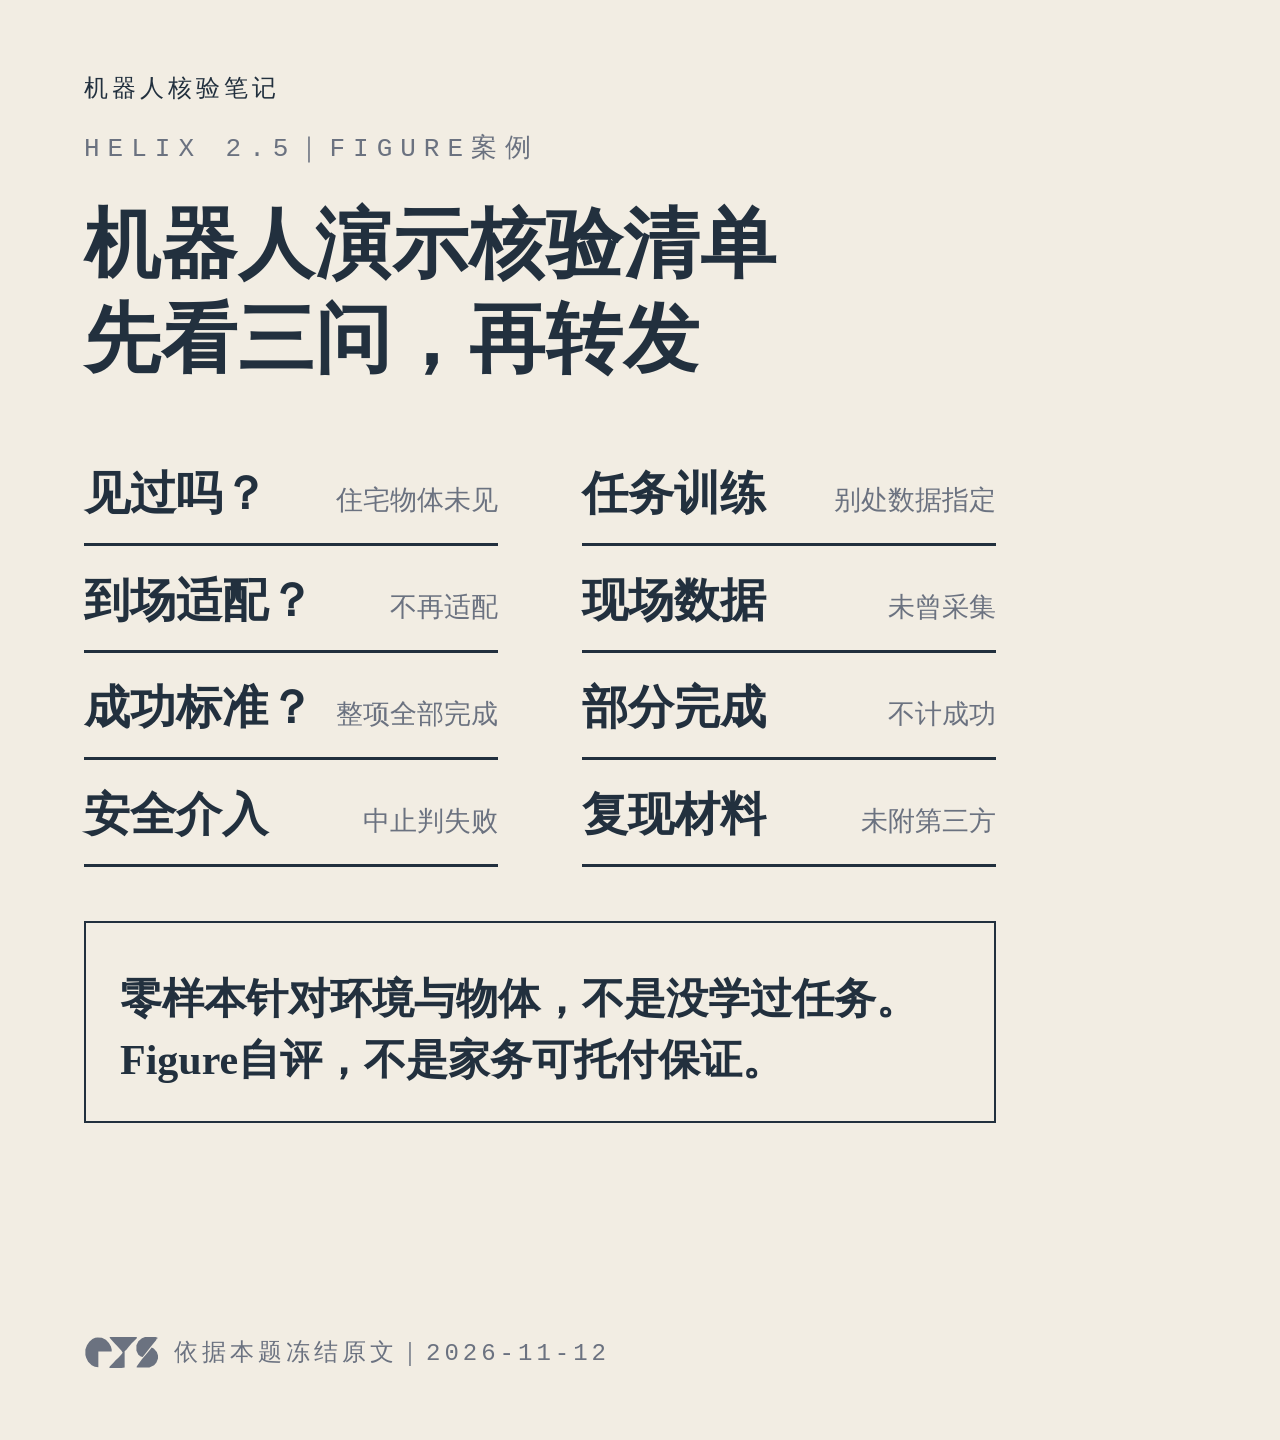
<file: 2026-11-12/contents/c31d9050a0214c2a9388122c98929273/r0001/media/449fe452584041bbbf1b840cf6dc96e7/images/27da04fa-8bb8-4c15-8e95-37dbe931578a/card-01.html>
<!DOCTYPE html><html lang="zh"><head><meta charset="utf-8"><style>/* ============================================================
 * tokens.css — 8 套主题色 token
 * 来源：docs/images 27 张参考图取色（2026-10-12）
 * 用法：<body class="theme-cream-light"> 切换主题
 * 规则：--accent 默认橙红；遇品牌内容可覆写（KIMI→绿 / Claude→酒红）
 * ============================================================ */

/* 1. 奶油·浅（默认主主题） */
.theme-cream-light {
  --bg: #F2EDE3;
  --ink: #22303E;          /* 墨蓝黑正文/标题 */
  --ink-soft: #6B7280;     /* 次级文字 */
  --accent: #C8502E;       /* 橙红强调 */
  --card: #FBF8F1;         /* 白卡底 */
  --line: #22303E;         /* 分隔线 */
  --chip-bg: transparent;  /* 胶囊底 */
}

/* 2. 海军蓝·深（默认深主题） */
.theme-navy-dark {
  --bg: #1F3B66;
  --ink: #F2EDE0;
  --ink-soft: #A8B8CC;
  --accent: #D96C47;
  --card: rgba(242,237,224,0.08);
  --line: #F2EDE0;
  --chip-bg: transparent;
}

/* 3. 纯黑·深变体 */
.theme-black {
  --bg: #141414;
  --ink: #EFE9DC;
  --ink-soft: #8F8B80;
  --accent: #D96C47;
  --card: #1E1E1E;
  --line: #EFE9DC;
  --chip-bg: transparent;
}

/* 4. 橄榄绿 */
.theme-olive {
  --bg: #9AA84F;
  --ink: #F5F2E4;
  --ink-soft: #E3E4C9;
  --accent: #F5F2E4;
  --card: transparent;
  --line: #F5F2E4;
  --chip-bg: transparent;
}

/* 5. 酒红 */
.theme-wine {
  --bg: #6E2233;
  --ink: #F2E8DC;
  --ink-soft: #C9A0A8;
  --accent: #E8A87C;
  --card: transparent;
  --line: #F2E8DC;
  --chip-bg: transparent;
}

/* 6. 金黄 */
.theme-gold {
  --bg: #D9A62E;
  --ink: #2A2419;
  --ink-soft: #6B5A32;
  --accent: #B03A26;
  --card: transparent;
  --line: #2A2419;
  --chip-bg: transparent;
}

/* 7. 复古纸 */
.theme-paper {
  --bg: #E6DCC3;
  --ink: #262626;
  --ink-soft: #6E6552;
  --accent: #B03A26;
  --card: #EFE7D2;
  --line: #262626;
  --chip-bg: transparent;
}

/* 8. 紫 */
.theme-purple {
  --bg: #6B5876;
  --ink: #F0E9E4;
  --ink-soft: #C4B6C9;
  --accent: #E8A87C;
  --card: transparent;
  --line: #F0E9E4;
  --chip-bg: transparent;
}

/* 品牌强调色覆写示例（强调色跟随内容品牌） */
.accent-olive  { --accent: #7C8A4D; }
.accent-wine   { --accent: #A63346; }
.accent-blue   { --accent: #2E6BB0; }
.accent-orange { --accent: #E0703A; }
</style><style>/* ============================================================
 * base.css — 页面骨架 / 字体栈 / 版心
 * 画布：1080 x 1440（小红书 3:4 竖版）
 * ============================================================ */

* { margin: 0; padding: 0; box-sizing: border-box; }

:root {
  /* 系统已装 Noto Serif SC / Noto Sans SC 可变字体（VF），900 字重真实渲染 */
  --serif: "Noto Serif SC", "Source Han Serif SC", SimSun, serif;
  --sans:  "Noto Sans SC", "Source Han Sans SC", "Microsoft YaHei", sans-serif;
  --mono:  "JetBrains Mono", "Cascadia Mono", Consolas, "Courier New", monospace;
}

html, body { width: 1080px; height: 1440px; overflow: hidden; }

body {
  font-family: var(--sans);
  background: var(--bg);
  color: var(--ink);
  display: flex;
  flex-direction: column;
  padding: 72px 84px;
  position: relative;
}

/* 版心自动撑开，页脚沉底 */
.page-body { flex: 1; display: flex; flex-direction: column; }

/* 复古纸纹理（theme-paper 专用，叠加噪点感） */
.theme-paper {
  background-image:
    radial-gradient(ellipse at 20% 10%, rgba(255,255,255,0.35), transparent 55%),
    radial-gradient(ellipse at 85% 90%, rgba(120,100,60,0.12), transparent 50%);
}

/* 数字/英文衬线（用于中英混排标题中的西文） */
.lat { font-family: var(--serif); }
</style><style>/* ============================================================
 * components.css — 标准化组件库（~28 个，5 类）
 * 命名：.c-<组件>；变体用 .c-<组件>--<变体>
 * 度量基准：1080x1440 画布，对照 docs/images 参考图（1160 宽）×0.93 换算
 * 修订 2026-10-12：对照参考图收紧字距/字号/密度，标题字重 900
 * ============================================================ */

/* ---------- A. 框架层 ---------- */

/* A0 账号 logo 署名
   实现：SVG mask + background:currentColor —— 颜色自动跟随主题 --ink，
   深主题变浅、浅主题变深，零配置；特殊底色上用 color 覆写。
   原始 assets/logo.png（186x79 浅灰透明底）仅作存档，生产一律用本 class */
.c-logo {
  display: inline-block; width: 96px; height: 41px; flex-shrink: 0;
  color: var(--ink); background: currentColor;
  -webkit-mask: url("[data-uri]") no-repeat center / contain;
  mask: url("[data-uri]") no-repeat center / contain;
}
.c-logo--lg { width: 148px; height: 63px; }   /* 封面/收尾页主署名 */
.c-logo--sm { width: 74px; height: 31px; }    /* 页脚/磨砂署名行 */
.c-logo--soft { color: var(--ink-soft); }      /* 弱化（页脚默认推荐） */
.c-frost .c-logo, .c-colorcard .c-logo,
.c-map-block .c-logo { color: #fff; }          /* 深色/彩色块上强制白 */

/* A1 页眉条：左品牌小字 + 右计数 */
.c-topbar {
  display: flex; justify-content: space-between; align-items: baseline;
  font-family: var(--mono); font-size: 24px; letter-spacing: 4px;
  color: var(--ink-soft); padding-bottom: 26px;
}
.c-topbar .brand { color: var(--ink); }

/* A2 kicker 眉题：标题上方的栏目小字 */
.c-kicker {
  font-family: var(--mono); font-size: 26px; letter-spacing: 8px;
  color: var(--ink-soft); text-transform: uppercase; margin-bottom: 34px;
}

/* A3 页脚：左版权 + 右页码/信息 */
.c-footer {
  display: flex; justify-content: space-between; align-items: baseline;
  font-family: var(--mono); font-size: 24px; letter-spacing: 4px;
  color: var(--ink-soft); padding-top: 34px;
}

/* A4 胶囊标签组 */
.c-capsules { display: flex; gap: 22px; flex-wrap: wrap; margin: 38px 0; }
.c-capsule {
  border: 2px solid var(--ink); border-radius: 60px;
  padding: 10px 32px; font-size: 27px; letter-spacing: 3px; color: var(--ink);
}

/* A5 超大页码水印（绝对定位右上） */
.c-pagenum-mark {
  position: absolute; top: 30px; right: 64px;
  font-family: var(--serif); font-size: 480px; line-height: 1;
  color: var(--ink); opacity: 0.10; pointer-events: none;
}

/* ---------- B. 标题层 ---------- */

/* B1 衬线大标题（中英混排）——参考图：零字距、字重 900、紧行距 */
.c-title-serif {
  font-family: var(--serif); font-weight: 900;
  font-size: 100px; line-height: 1.26; letter-spacing: 1px;
}
/* B2 黑体大标题 */
.c-title-black {
  font-family: var(--sans); font-weight: 900;
  font-size: 96px; line-height: 1.22; letter-spacing: 0;
}
/* B3 强调色副题 */
.c-subtitle-accent {
  color: var(--accent); font-weight: 700;
  font-size: 42px; letter-spacing: 1px; margin-top: 28px;
}
/* B4 红线强调：短横线 / 竖线 两种 */
.c-rule  { width: 160px; height: 7px; background: var(--accent); margin: 44px 0; }
.c-rule-v {
  border-left: 7px solid var(--accent);
  padding-left: 32px; margin: 40px 0;
}

/* ---------- C. 文本层 ---------- */

/* C1 正文段 */
.c-body {
  font-size: 42px; line-height: 1.82; letter-spacing: 0.5px; color: var(--ink);
}
.c-body + .c-body { margin-top: 36px; }
.c-body b, .c-body strong { color: var(--accent); font-weight: 700; }

/* C2 衬线导语句 */
.c-lead {
  font-family: var(--serif); font-size: 56px; font-weight: 900;
  line-height: 1.5; letter-spacing: 1px;
}

/* C3 引言金句（大衬线；--accent 变体用强调色） */
.c-quote {
  font-family: var(--serif); font-weight: 900;
  font-size: 84px; line-height: 1.38; letter-spacing: 1px;
}
.c-quote--accent { color: var(--accent); }

/* C4 引文出处 */
.c-quote-source { font-size: 27px; color: var(--ink-soft); margin-top: 18px; letter-spacing: 1px; }

/* ---------- D. 结构层 ---------- */

/* D1 双栏清单：术语 + 释义，下划线分隔 */
.c-list2col { display: grid; grid-template-columns: 1fr 1fr; column-gap: 84px; margin-top: 20px; }
.c-list2col-item {
  display: flex; justify-content: space-between; align-items: baseline;
  border-bottom: 3px solid var(--ink); padding: 24px 0 18px;
}
.c-list2col-item .term { font-family: var(--serif); font-size: 46px; font-weight: 900; }
.c-list2col-item .note { font-size: 27px; color: var(--ink-soft); }

/* D2 规格表格：彩头 + 斑马纹 */
.c-table { width: 100%; border-collapse: collapse; margin: 36px 0; font-size: 33px; }
.c-table thead th {
  background: var(--accent); color: #fff; text-align: left;
  padding: 20px 28px; font-weight: 700; letter-spacing: 2px;
}
.c-table tbody td { padding: 22px 28px; }
.c-table tbody tr:nth-child(odd) { background: var(--card); }
.c-table tbody tr:nth-child(even) { background: rgba(127,127,127,0.10); }
.c-table td.em { color: var(--accent); font-weight: 700; }

/* D3 时间线：年份 + 事件 */
.c-timeline-item { border-top: 3px solid var(--ink); padding: 22px 0; }
.c-timeline-item .year { font-weight: 900; font-size: 40px; }
.c-timeline-item .event { font-size: 29px; color: var(--ink-soft); margin-top: 6px; }

/* D4 映射行：白卡 → 色块卡 + 箭头 */
.c-map-row { display: flex; align-items: stretch; gap: 22px; margin-bottom: 32px; }
.c-map-card {
  flex: 0 0 34%; border: 2px solid var(--ink-soft); background: var(--card);
  display: flex; flex-direction: column; justify-content: center;
  padding: 28px; text-align: center; gap: 12px;
}
.c-map-card .logo { font-weight: 900; font-size: 42px; }
.c-map-card .org  { font-family: var(--mono); font-size: 22px; color: var(--ink-soft); letter-spacing: 2px; }
.c-map-arrow { align-self: center; font-size: 48px; color: var(--ink); }
.c-map-block {
  flex: 1; padding: 32px 38px; display: flex; flex-direction: column; justify-content: center; gap: 10px;
}
.c-map-block .name { font-family: var(--serif); font-size: 50px; font-weight: 900; }
.c-map-block .meta { font-family: var(--mono); font-size: 24px; letter-spacing: 2px; opacity: 0.85; }
.c-map-block--olive  { background: #7C8A4D; color: #F5F2E4; }
.c-map-block--wine   { background: #6E2233; color: #F2E8DC; }
.c-map-block--purple { background: #6B5876; color: #F0E9E4; }
.c-map-block--navy   { background: #1F3B66; color: #F2EDE0; }

/* D5 三联信息卡 */
.c-infocards { display: grid; grid-template-columns: 1fr 1fr 1fr; gap: 26px; margin: 40px 0; }
.c-infocard { border: 2px solid var(--line); padding: 28px 30px; min-height: 230px; }
.c-infocard .label { font-family: var(--mono); font-size: 23px; letter-spacing: 3px; color: var(--ink-soft); }
.c-infocard .val   { font-size: 38px; font-weight: 700; margin-top: 20px; line-height: 1.5; }

/* D6 边框小卡 */
.c-framecard { border: 2px solid var(--line); padding: 30px 34px; }
.c-framecard .label { font-family: var(--mono); font-size: 23px; letter-spacing: 3px; color: var(--ink-soft); }
.c-framecard .val   { font-family: var(--serif); font-size: 42px; font-weight: 900; margin-top: 16px; line-height: 1.45; }

/* ---------- E. 图片层 ---------- */

/* E1 白圆角大图 + 图注 */
.c-img-hero { background: #fff; border-radius: 22px; padding: 14px; overflow: hidden; flex-shrink: 0; }
.c-img-hero img, .c-img-hero > .ph {
  width: 100%; height: 100%; display: block; border-radius: 12px; object-fit: cover;
}
.c-caption { font-size: 27px; color: var(--ink-soft); margin-top: 16px; letter-spacing: 0.5px; }

/* E2 1大2小 图片组 + 黑色标签条 */
.c-imgrow { display: grid; grid-template-columns: 2fr 1fr; gap: 20px; flex: 1; min-height: 0; }
.c-imgcol { display: flex; flex-direction: column; gap: 20px; min-height: 0; }
.c-imgrow > .c-imgcell { min-height: 0; }
.c-imgcol > .c-imgcell { flex: 1; min-height: 0; }
.c-imgcell { position: relative; overflow: hidden; }
.c-imgcell img { width: 100%; height: 100%; min-height: 0; object-fit: cover; display: block; }
.c-imgtag {
  position: absolute; left: 0; bottom: 0;
  background: #141414; color: #EFE9DC;
  font-family: var(--mono); font-size: 22px; letter-spacing: 2px;
  padding: 9px 20px;
}

/* E3 网格：四 / 六 / 九宫格 */
.c-grid4 { display: grid; grid-template-columns: 1fr 1fr; gap: 11px; }
.c-grid6 { display: grid; grid-template-columns: 1fr 1fr 1fr; gap: 11px; }
.c-grid9 { display: grid; grid-template-columns: 1fr 1fr 1fr; gap: 9px; }
.c-grid4 img, .c-grid6 img, .c-grid9 img {
  width: 100%; height: 100%; min-height: 0; object-fit: cover; display: block;
}
.c-grid4, .c-grid6, .c-grid9 { min-height: 0; overflow: hidden; }

/* E4 色块结论卡（深底白字粗体结论） */
.c-colorcard {
  background: var(--accent); color: #fff;
  padding: 34px 40px; border-radius: 6px;
  font-size: 42px; font-weight: 700; line-height: 1.65; letter-spacing: 0.5px;
  flex-shrink: 0;
}

/* E5 全幅照片 + 叠字封面（需 body 无 padding 变体） */
.c-fullbleed {
  position: absolute; inset: 0; width: 100%; height: 100%;
}
.c-fullbleed img { width: 100%; height: 100%; object-fit: cover; }
.c-fullbleed .shade { position: absolute; inset: 0; background: linear-gradient(180deg, rgba(0,0,0,0) 40%, rgba(0,0,0,0.55) 78%); }
.c-overlay-text {
  position: absolute; left: 84px; right: 84px; bottom: 96px;
  color: #fff; font-size: 92px; font-weight: 900; line-height: 1.3; letter-spacing: 1px;
}
.c-overlay-kicker {
  position: absolute; right: 84px; top: 72px;
  color: #fff; font-family: var(--serif); font-size: 64px; font-weight: 900; line-height: 1.2;
  writing-mode: vertical-rl; letter-spacing: 8px;
}

/* E5b 全幅叠字：底部磨砂标题区
   模糊(backdrop-filter) + 图片区域平均色半透明底(--frost-tint，由 render.py 按
   data-frost 图片自动计算注入)；mask 让磨砂与底色向上渐隐，避免硬边 */
.c-frost { position: absolute; left: 0; right: 0; bottom: 0; }
.c-frost::before {
  content: ""; position: absolute; inset: 0;
  background: linear-gradient(to top, var(--frost-tint, rgba(10, 14, 18, 0.78)) 32%, transparent);
  backdrop-filter: blur(22px) saturate(1.2) brightness(0.94);
  -webkit-backdrop-filter: blur(22px) saturate(1.2) brightness(0.94);
  mask-image: linear-gradient(to top, #000 58%, transparent);
  -webkit-mask-image: linear-gradient(to top, #000 58%, transparent);
}
.c-frost-body { position: relative; padding: 220px 84px 52px; }
.c-frost .c-overlay-text { position: static; }
.c-frost-foot {
  margin-top: 40px; color: #fff; opacity: 0.85;
  font-family: var(--mono); font-size: 24px; letter-spacing: 4px;
}

/* E6 抽象图形元素：同心圆 + 圆点 */
.c-graph-circle { position: relative; }
.c-graph-circle .ring { border: 24px solid var(--ink); border-radius: 50%; }
.c-graph-circle .dot  { background: var(--accent); border-radius: 50%; position: absolute; }

/* E7 落款信息行（片尾 credits） */
.c-credits {
  font-family: var(--mono); font-size: 22px; letter-spacing: 2px;
  color: var(--ink-soft); border-top: 2px solid var(--line);
  padding-top: 22px; line-height: 1.9;
}
</style><style>.page-body{min-height:0;flex-shrink:0} .c-topbar,.c-footer{flex-shrink:0} .c-fullbleed img{display:block} td,th{overflow-wrap:anywhere}</style><title>机器人演示核验清单
先看三问，再转发</title></head><body class="theme-cream-light"><div class="c-topbar"><span class="brand">机器人核验笔记</span><span></span></div><main class="page-body"><div class="c-kicker" style="margin-bottom:16px">Helix 2.5｜Figure案例</div><div class="c-title-serif" style="font-size:76px;line-height:1.25;margin:16px 0 32px">机器人演示核验清单<br>先看三问，再转发</div><div class="c-list2col"><div class="c-list2col-item"><span class="term">见过吗？</span><span class="note">住宅物体未见</span></div><div class="c-list2col-item"><span class="term">任务训练</span><span class="note">别处数据指定</span></div><div class="c-list2col-item"><span class="term">到场适配？</span><span class="note">不再适配</span></div><div class="c-list2col-item"><span class="term">现场数据</span><span class="note">未曾采集</span></div><div class="c-list2col-item"><span class="term">成功标准？</span><span class="note">整项全部完成</span></div><div class="c-list2col-item"><span class="term">部分完成</span><span class="note">不计成功</span></div><div class="c-list2col-item"><span class="term">安全介入</span><span class="note">中止判失败</span></div><div class="c-list2col-item"><span class="term">复现材料</span><span class="note">未附第三方</span></div></div><div class="c-framecard" style="margin-top:54px"><div class="val">零样本针对环境与物体，不是没学过任务。<br>Figure自评，不是家务可托付保证。</div></div></main><div class="c-footer" style="align-items:center"><span style="display:flex;align-items:center;gap:16px"><span class="c-logo c-logo--sm c-logo--soft" aria-label="Account logo"></span>依据本题冻结原文｜2026-11-12</span><span></span></div></body></html>
</file>
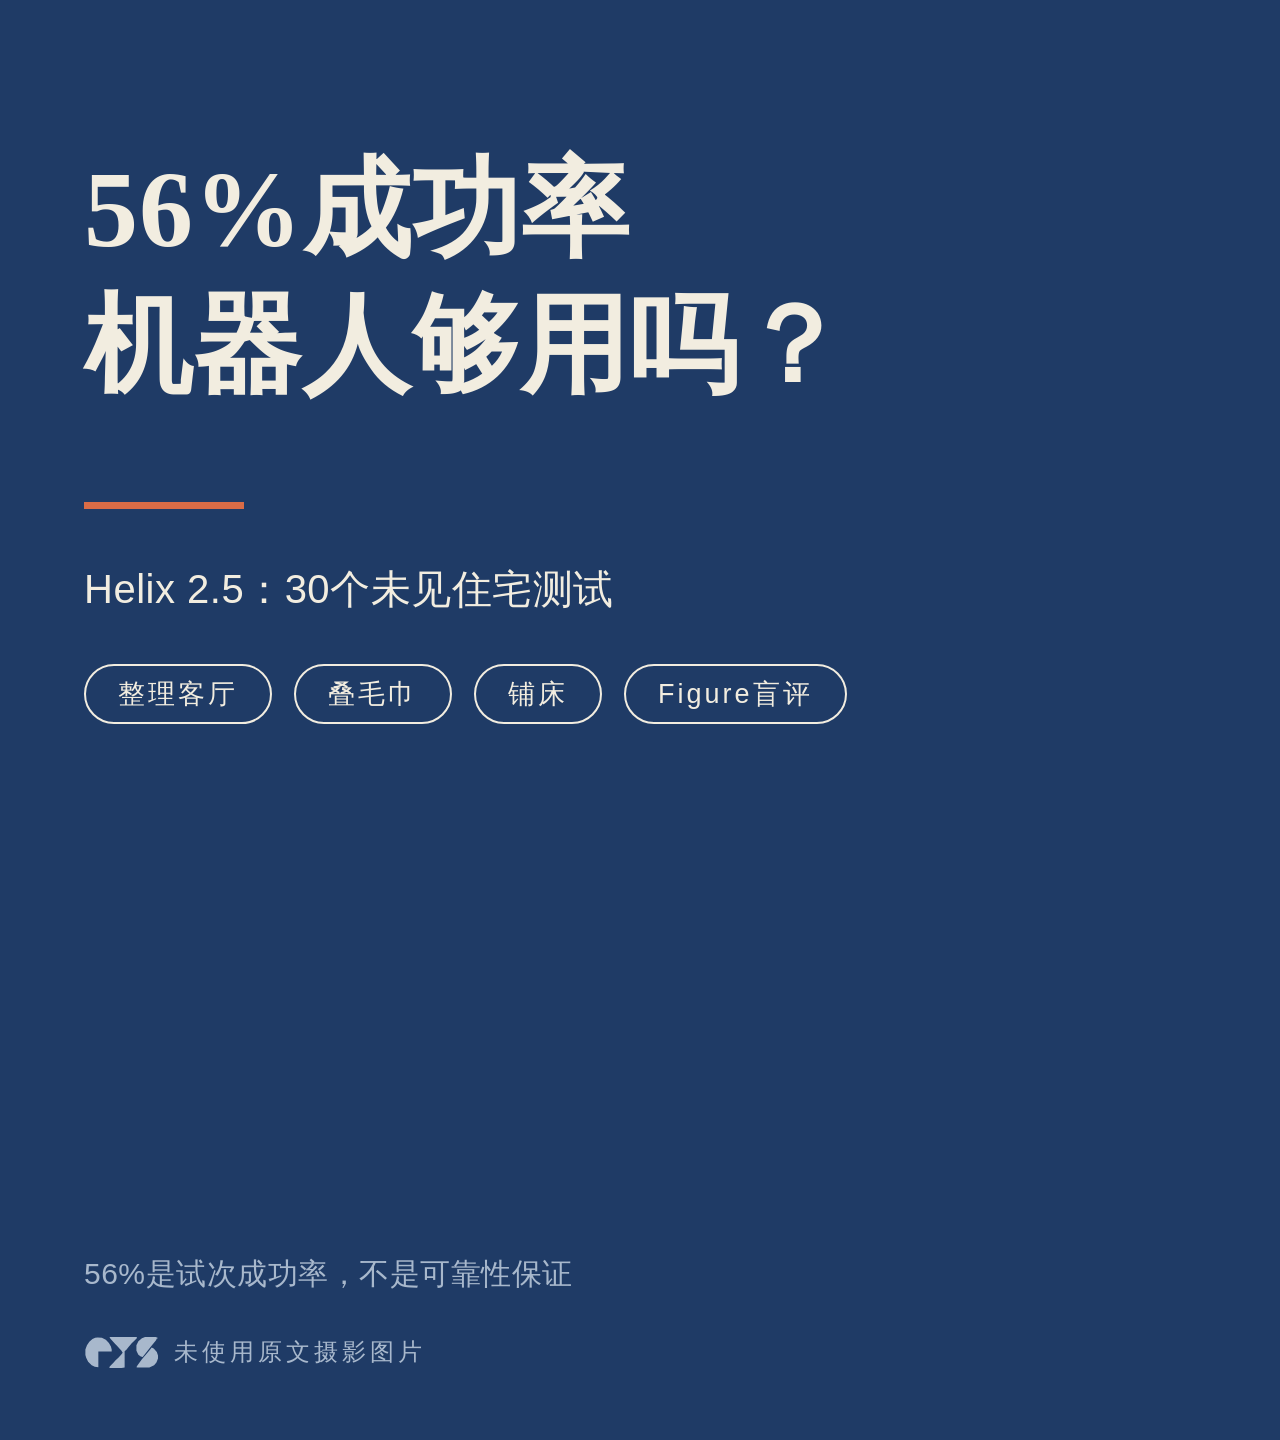
<file: 2026-11-12/contents/c31d9050a0214c2a9388122c98929273/r0001/media/606f261aa9ea4ab080ad7b6a1b4983ea/images/bc773554-bb14-4ccd-918d-a5dafce9fa21/card-01.html>
<!DOCTYPE html><html lang="zh"><head><meta charset="utf-8"><style>/* ============================================================
 * tokens.css — 8 套主题色 token
 * 来源：docs/images 27 张参考图取色（2026-10-12）
 * 用法：<body class="theme-cream-light"> 切换主题
 * 规则：--accent 默认橙红；遇品牌内容可覆写（KIMI→绿 / Claude→酒红）
 * ============================================================ */

/* 1. 奶油·浅（默认主主题） */
.theme-cream-light {
  --bg: #F2EDE3;
  --ink: #22303E;          /* 墨蓝黑正文/标题 */
  --ink-soft: #6B7280;     /* 次级文字 */
  --accent: #C8502E;       /* 橙红强调 */
  --card: #FBF8F1;         /* 白卡底 */
  --line: #22303E;         /* 分隔线 */
  --chip-bg: transparent;  /* 胶囊底 */
}

/* 2. 海军蓝·深（默认深主题） */
.theme-navy-dark {
  --bg: #1F3B66;
  --ink: #F2EDE0;
  --ink-soft: #A8B8CC;
  --accent: #D96C47;
  --card: rgba(242,237,224,0.08);
  --line: #F2EDE0;
  --chip-bg: transparent;
}

/* 3. 纯黑·深变体 */
.theme-black {
  --bg: #141414;
  --ink: #EFE9DC;
  --ink-soft: #8F8B80;
  --accent: #D96C47;
  --card: #1E1E1E;
  --line: #EFE9DC;
  --chip-bg: transparent;
}

/* 4. 橄榄绿 */
.theme-olive {
  --bg: #9AA84F;
  --ink: #F5F2E4;
  --ink-soft: #E3E4C9;
  --accent: #F5F2E4;
  --card: transparent;
  --line: #F5F2E4;
  --chip-bg: transparent;
}

/* 5. 酒红 */
.theme-wine {
  --bg: #6E2233;
  --ink: #F2E8DC;
  --ink-soft: #C9A0A8;
  --accent: #E8A87C;
  --card: transparent;
  --line: #F2E8DC;
  --chip-bg: transparent;
}

/* 6. 金黄 */
.theme-gold {
  --bg: #D9A62E;
  --ink: #2A2419;
  --ink-soft: #6B5A32;
  --accent: #B03A26;
  --card: transparent;
  --line: #2A2419;
  --chip-bg: transparent;
}

/* 7. 复古纸 */
.theme-paper {
  --bg: #E6DCC3;
  --ink: #262626;
  --ink-soft: #6E6552;
  --accent: #B03A26;
  --card: #EFE7D2;
  --line: #262626;
  --chip-bg: transparent;
}

/* 8. 紫 */
.theme-purple {
  --bg: #6B5876;
  --ink: #F0E9E4;
  --ink-soft: #C4B6C9;
  --accent: #E8A87C;
  --card: transparent;
  --line: #F0E9E4;
  --chip-bg: transparent;
}

/* 品牌强调色覆写示例（强调色跟随内容品牌） */
.accent-olive  { --accent: #7C8A4D; }
.accent-wine   { --accent: #A63346; }
.accent-blue   { --accent: #2E6BB0; }
.accent-orange { --accent: #E0703A; }
</style><style>/* ============================================================
 * base.css — 页面骨架 / 字体栈 / 版心
 * 画布：1080 x 1440（小红书 3:4 竖版）
 * ============================================================ */

* { margin: 0; padding: 0; box-sizing: border-box; }

:root {
  /* 系统已装 Noto Serif SC / Noto Sans SC 可变字体（VF），900 字重真实渲染 */
  --serif: "Noto Serif SC", "Source Han Serif SC", SimSun, serif;
  --sans:  "Noto Sans SC", "Source Han Sans SC", "Microsoft YaHei", sans-serif;
  --mono:  "JetBrains Mono", "Cascadia Mono", Consolas, "Courier New", monospace;
}

html, body { width: 1080px; height: 1440px; overflow: hidden; }

body {
  font-family: var(--sans);
  background: var(--bg);
  color: var(--ink);
  display: flex;
  flex-direction: column;
  padding: 72px 84px;
  position: relative;
}

/* 版心自动撑开，页脚沉底 */
.page-body { flex: 1; display: flex; flex-direction: column; }

/* 复古纸纹理（theme-paper 专用，叠加噪点感） */
.theme-paper {
  background-image:
    radial-gradient(ellipse at 20% 10%, rgba(255,255,255,0.35), transparent 55%),
    radial-gradient(ellipse at 85% 90%, rgba(120,100,60,0.12), transparent 50%);
}

/* 数字/英文衬线（用于中英混排标题中的西文） */
.lat { font-family: var(--serif); }
</style><style>/* ============================================================
 * components.css — 标准化组件库（~28 个，5 类）
 * 命名：.c-<组件>；变体用 .c-<组件>--<变体>
 * 度量基准：1080x1440 画布，对照 docs/images 参考图（1160 宽）×0.93 换算
 * 修订 2026-10-12：对照参考图收紧字距/字号/密度，标题字重 900
 * ============================================================ */

/* ---------- A. 框架层 ---------- */

/* A0 账号 logo 署名
   实现：SVG mask + background:currentColor —— 颜色自动跟随主题 --ink，
   深主题变浅、浅主题变深，零配置；特殊底色上用 color 覆写。
   原始 assets/logo.png（186x79 浅灰透明底）仅作存档，生产一律用本 class */
.c-logo {
  display: inline-block; width: 96px; height: 41px; flex-shrink: 0;
  color: var(--ink); background: currentColor;
  -webkit-mask: url("[data-uri]") no-repeat center / contain;
  mask: url("[data-uri]") no-repeat center / contain;
}
.c-logo--lg { width: 148px; height: 63px; }   /* 封面/收尾页主署名 */
.c-logo--sm { width: 74px; height: 31px; }    /* 页脚/磨砂署名行 */
.c-logo--soft { color: var(--ink-soft); }      /* 弱化（页脚默认推荐） */
.c-frost .c-logo, .c-colorcard .c-logo,
.c-map-block .c-logo { color: #fff; }          /* 深色/彩色块上强制白 */

/* A1 页眉条：左品牌小字 + 右计数 */
.c-topbar {
  display: flex; justify-content: space-between; align-items: baseline;
  font-family: var(--mono); font-size: 24px; letter-spacing: 4px;
  color: var(--ink-soft); padding-bottom: 26px;
}
.c-topbar .brand { color: var(--ink); }

/* A2 kicker 眉题：标题上方的栏目小字 */
.c-kicker {
  font-family: var(--mono); font-size: 26px; letter-spacing: 8px;
  color: var(--ink-soft); text-transform: uppercase; margin-bottom: 34px;
}

/* A3 页脚：左版权 + 右页码/信息 */
.c-footer {
  display: flex; justify-content: space-between; align-items: baseline;
  font-family: var(--mono); font-size: 24px; letter-spacing: 4px;
  color: var(--ink-soft); padding-top: 34px;
}

/* A4 胶囊标签组 */
.c-capsules { display: flex; gap: 22px; flex-wrap: wrap; margin: 38px 0; }
.c-capsule {
  border: 2px solid var(--ink); border-radius: 60px;
  padding: 10px 32px; font-size: 27px; letter-spacing: 3px; color: var(--ink);
}

/* A5 超大页码水印（绝对定位右上） */
.c-pagenum-mark {
  position: absolute; top: 30px; right: 64px;
  font-family: var(--serif); font-size: 480px; line-height: 1;
  color: var(--ink); opacity: 0.10; pointer-events: none;
}

/* ---------- B. 标题层 ---------- */

/* B1 衬线大标题（中英混排）——参考图：零字距、字重 900、紧行距 */
.c-title-serif {
  font-family: var(--serif); font-weight: 900;
  font-size: 100px; line-height: 1.26; letter-spacing: 1px;
}
/* B2 黑体大标题 */
.c-title-black {
  font-family: var(--sans); font-weight: 900;
  font-size: 96px; line-height: 1.22; letter-spacing: 0;
}
/* B3 强调色副题 */
.c-subtitle-accent {
  color: var(--accent); font-weight: 700;
  font-size: 42px; letter-spacing: 1px; margin-top: 28px;
}
/* B4 红线强调：短横线 / 竖线 两种 */
.c-rule  { width: 160px; height: 7px; background: var(--accent); margin: 44px 0; }
.c-rule-v {
  border-left: 7px solid var(--accent);
  padding-left: 32px; margin: 40px 0;
}

/* ---------- C. 文本层 ---------- */

/* C1 正文段 */
.c-body {
  font-size: 42px; line-height: 1.82; letter-spacing: 0.5px; color: var(--ink);
}
.c-body + .c-body { margin-top: 36px; }
.c-body b, .c-body strong { color: var(--accent); font-weight: 700; }

/* C2 衬线导语句 */
.c-lead {
  font-family: var(--serif); font-size: 56px; font-weight: 900;
  line-height: 1.5; letter-spacing: 1px;
}

/* C3 引言金句（大衬线；--accent 变体用强调色） */
.c-quote {
  font-family: var(--serif); font-weight: 900;
  font-size: 84px; line-height: 1.38; letter-spacing: 1px;
}
.c-quote--accent { color: var(--accent); }

/* C4 引文出处 */
.c-quote-source { font-size: 27px; color: var(--ink-soft); margin-top: 18px; letter-spacing: 1px; }

/* ---------- D. 结构层 ---------- */

/* D1 双栏清单：术语 + 释义，下划线分隔 */
.c-list2col { display: grid; grid-template-columns: 1fr 1fr; column-gap: 84px; margin-top: 20px; }
.c-list2col-item {
  display: flex; justify-content: space-between; align-items: baseline;
  border-bottom: 3px solid var(--ink); padding: 24px 0 18px;
}
.c-list2col-item .term { font-family: var(--serif); font-size: 46px; font-weight: 900; }
.c-list2col-item .note { font-size: 27px; color: var(--ink-soft); }

/* D2 规格表格：彩头 + 斑马纹 */
.c-table { width: 100%; border-collapse: collapse; margin: 36px 0; font-size: 33px; }
.c-table thead th {
  background: var(--accent); color: #fff; text-align: left;
  padding: 20px 28px; font-weight: 700; letter-spacing: 2px;
}
.c-table tbody td { padding: 22px 28px; }
.c-table tbody tr:nth-child(odd) { background: var(--card); }
.c-table tbody tr:nth-child(even) { background: rgba(127,127,127,0.10); }
.c-table td.em { color: var(--accent); font-weight: 700; }

/* D3 时间线：年份 + 事件 */
.c-timeline-item { border-top: 3px solid var(--ink); padding: 22px 0; }
.c-timeline-item .year { font-weight: 900; font-size: 40px; }
.c-timeline-item .event { font-size: 29px; color: var(--ink-soft); margin-top: 6px; }

/* D4 映射行：白卡 → 色块卡 + 箭头 */
.c-map-row { display: flex; align-items: stretch; gap: 22px; margin-bottom: 32px; }
.c-map-card {
  flex: 0 0 34%; border: 2px solid var(--ink-soft); background: var(--card);
  display: flex; flex-direction: column; justify-content: center;
  padding: 28px; text-align: center; gap: 12px;
}
.c-map-card .logo { font-weight: 900; font-size: 42px; }
.c-map-card .org  { font-family: var(--mono); font-size: 22px; color: var(--ink-soft); letter-spacing: 2px; }
.c-map-arrow { align-self: center; font-size: 48px; color: var(--ink); }
.c-map-block {
  flex: 1; padding: 32px 38px; display: flex; flex-direction: column; justify-content: center; gap: 10px;
}
.c-map-block .name { font-family: var(--serif); font-size: 50px; font-weight: 900; }
.c-map-block .meta { font-family: var(--mono); font-size: 24px; letter-spacing: 2px; opacity: 0.85; }
.c-map-block--olive  { background: #7C8A4D; color: #F5F2E4; }
.c-map-block--wine   { background: #6E2233; color: #F2E8DC; }
.c-map-block--purple { background: #6B5876; color: #F0E9E4; }
.c-map-block--navy   { background: #1F3B66; color: #F2EDE0; }

/* D5 三联信息卡 */
.c-infocards { display: grid; grid-template-columns: 1fr 1fr 1fr; gap: 26px; margin: 40px 0; }
.c-infocard { border: 2px solid var(--line); padding: 28px 30px; min-height: 230px; }
.c-infocard .label { font-family: var(--mono); font-size: 23px; letter-spacing: 3px; color: var(--ink-soft); }
.c-infocard .val   { font-size: 38px; font-weight: 700; margin-top: 20px; line-height: 1.5; }

/* D6 边框小卡 */
.c-framecard { border: 2px solid var(--line); padding: 30px 34px; }
.c-framecard .label { font-family: var(--mono); font-size: 23px; letter-spacing: 3px; color: var(--ink-soft); }
.c-framecard .val   { font-family: var(--serif); font-size: 42px; font-weight: 900; margin-top: 16px; line-height: 1.45; }

/* ---------- E. 图片层 ---------- */

/* E1 白圆角大图 + 图注 */
.c-img-hero { background: #fff; border-radius: 22px; padding: 14px; overflow: hidden; flex-shrink: 0; }
.c-img-hero img, .c-img-hero > .ph {
  width: 100%; height: 100%; display: block; border-radius: 12px; object-fit: cover;
}
.c-caption { font-size: 27px; color: var(--ink-soft); margin-top: 16px; letter-spacing: 0.5px; }

/* E2 1大2小 图片组 + 黑色标签条 */
.c-imgrow { display: grid; grid-template-columns: 2fr 1fr; gap: 20px; flex: 1; min-height: 0; }
.c-imgcol { display: flex; flex-direction: column; gap: 20px; min-height: 0; }
.c-imgrow > .c-imgcell { min-height: 0; }
.c-imgcol > .c-imgcell { flex: 1; min-height: 0; }
.c-imgcell { position: relative; overflow: hidden; }
.c-imgcell img { width: 100%; height: 100%; min-height: 0; object-fit: cover; display: block; }
.c-imgtag {
  position: absolute; left: 0; bottom: 0;
  background: #141414; color: #EFE9DC;
  font-family: var(--mono); font-size: 22px; letter-spacing: 2px;
  padding: 9px 20px;
}

/* E3 网格：四 / 六 / 九宫格 */
.c-grid4 { display: grid; grid-template-columns: 1fr 1fr; gap: 11px; }
.c-grid6 { display: grid; grid-template-columns: 1fr 1fr 1fr; gap: 11px; }
.c-grid9 { display: grid; grid-template-columns: 1fr 1fr 1fr; gap: 9px; }
.c-grid4 img, .c-grid6 img, .c-grid9 img {
  width: 100%; height: 100%; min-height: 0; object-fit: cover; display: block;
}
.c-grid4, .c-grid6, .c-grid9 { min-height: 0; overflow: hidden; }

/* E4 色块结论卡（深底白字粗体结论） */
.c-colorcard {
  background: var(--accent); color: #fff;
  padding: 34px 40px; border-radius: 6px;
  font-size: 42px; font-weight: 700; line-height: 1.65; letter-spacing: 0.5px;
  flex-shrink: 0;
}

/* E5 全幅照片 + 叠字封面（需 body 无 padding 变体） */
.c-fullbleed {
  position: absolute; inset: 0; width: 100%; height: 100%;
}
.c-fullbleed img { width: 100%; height: 100%; object-fit: cover; }
.c-fullbleed .shade { position: absolute; inset: 0; background: linear-gradient(180deg, rgba(0,0,0,0) 40%, rgba(0,0,0,0.55) 78%); }
.c-overlay-text {
  position: absolute; left: 84px; right: 84px; bottom: 96px;
  color: #fff; font-size: 92px; font-weight: 900; line-height: 1.3; letter-spacing: 1px;
}
.c-overlay-kicker {
  position: absolute; right: 84px; top: 72px;
  color: #fff; font-family: var(--serif); font-size: 64px; font-weight: 900; line-height: 1.2;
  writing-mode: vertical-rl; letter-spacing: 8px;
}

/* E5b 全幅叠字：底部磨砂标题区
   模糊(backdrop-filter) + 图片区域平均色半透明底(--frost-tint，由 render.py 按
   data-frost 图片自动计算注入)；mask 让磨砂与底色向上渐隐，避免硬边 */
.c-frost { position: absolute; left: 0; right: 0; bottom: 0; }
.c-frost::before {
  content: ""; position: absolute; inset: 0;
  background: linear-gradient(to top, var(--frost-tint, rgba(10, 14, 18, 0.78)) 32%, transparent);
  backdrop-filter: blur(22px) saturate(1.2) brightness(0.94);
  -webkit-backdrop-filter: blur(22px) saturate(1.2) brightness(0.94);
  mask-image: linear-gradient(to top, #000 58%, transparent);
  -webkit-mask-image: linear-gradient(to top, #000 58%, transparent);
}
.c-frost-body { position: relative; padding: 220px 84px 52px; }
.c-frost .c-overlay-text { position: static; }
.c-frost-foot {
  margin-top: 40px; color: #fff; opacity: 0.85;
  font-family: var(--mono); font-size: 24px; letter-spacing: 4px;
}

/* E6 抽象图形元素：同心圆 + 圆点 */
.c-graph-circle { position: relative; }
.c-graph-circle .ring { border: 24px solid var(--ink); border-radius: 50%; }
.c-graph-circle .dot  { background: var(--accent); border-radius: 50%; position: absolute; }

/* E7 落款信息行（片尾 credits） */
.c-credits {
  font-family: var(--mono); font-size: 22px; letter-spacing: 2px;
  color: var(--ink-soft); border-top: 2px solid var(--line);
  padding-top: 22px; line-height: 1.9;
}
</style><style>.page-body{min-height:0;flex-shrink:0} .c-topbar,.c-footer{flex-shrink:0} .c-fullbleed img{display:block} td,th{overflow-wrap:anywhere}</style><title>56%成功率
机器人够用吗？</title></head><body class="theme-navy-dark"><div class="c-topbar"><span class="brand"></span><span></span></div><main class="page-body"><div class="c-title-serif" style="font-size:108px;line-height:1.26;margin:44px 0">56%成功率<br>机器人够用吗？</div><div class="c-rule"></div><div class="c-body" style="font-size:40px">Helix 2.5：30个未见住宅测试</div><div class="c-capsules"><div class="c-capsule">整理客厅</div><div class="c-capsule">叠毛巾</div><div class="c-capsule">铺床</div><div class="c-capsule">Figure盲评</div></div><div class="c-body" style="font-size:30px;margin-top:auto;color:var(--ink-soft)">56%是试次成功率，不是可靠性保证</div></main><div class="c-footer" style="align-items:center"><span style="display:flex;align-items:center;gap:16px"><span class="c-logo c-logo--sm c-logo--soft" aria-label="Account logo"></span>未使用原文摄影图片</span><span></span></div></body></html>
</file>
